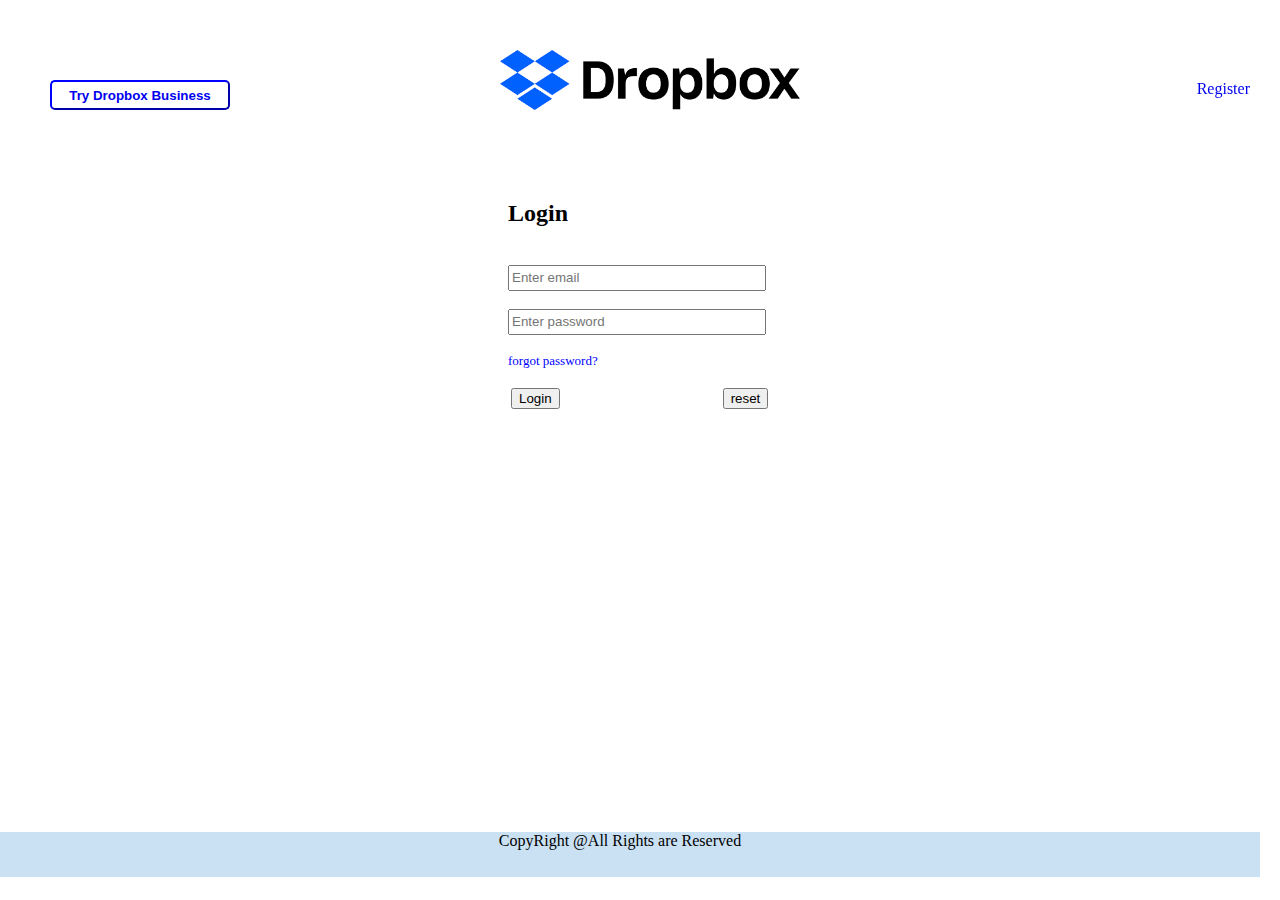
<file: index.html>
<!DOCTYPE html>
<html>

<head>
    <title>Login Page</title>
</head>
<link href="css/main.css" rel="stylesheet">

<script type="text/javascript" src="js/login.js"></script>

<body>
    <header>
        <div class="Try">
            <button>
                <a href="https://www.dropbox.com" style="text-decoration: none;"><b>Try Dropbox Business</b></a>
            </button>
        </div>

        <img src="img/dropbox_logo.png" alt="Dropbox logo" width="300" height="60">

        <div class="DownloadApp">
            <a href="register.html">Register</a>
        </div>
    </header>


    <form class="formm">

        <h2><b>Login</b></h2><br>


        <input id="email" type="email" name="email" placeholder="Enter email" style="width: 250px; height: 20px;"><br>


        <br> <input id="password" type="password" name="password" placeholder="Enter password" style="width: 250px; height: 20px;"><br>

        <p><a href="" style="font-size: small; text-decoration: none; color: blue;">forgot password?</a></p>

        <p id="resp"></p>
        <table>
            <tr>
                <td>
                    <input type="button" onclick="validateLogin()" value="Login">
                </td>

                <td class="reset">
                    <input type="reset" value="reset">
                </td>
            </tr>
        </table>

    </form>

    <footer>
        CopyRight @All Rights are Reserved
    </footer>

</body>

</html>
</file>
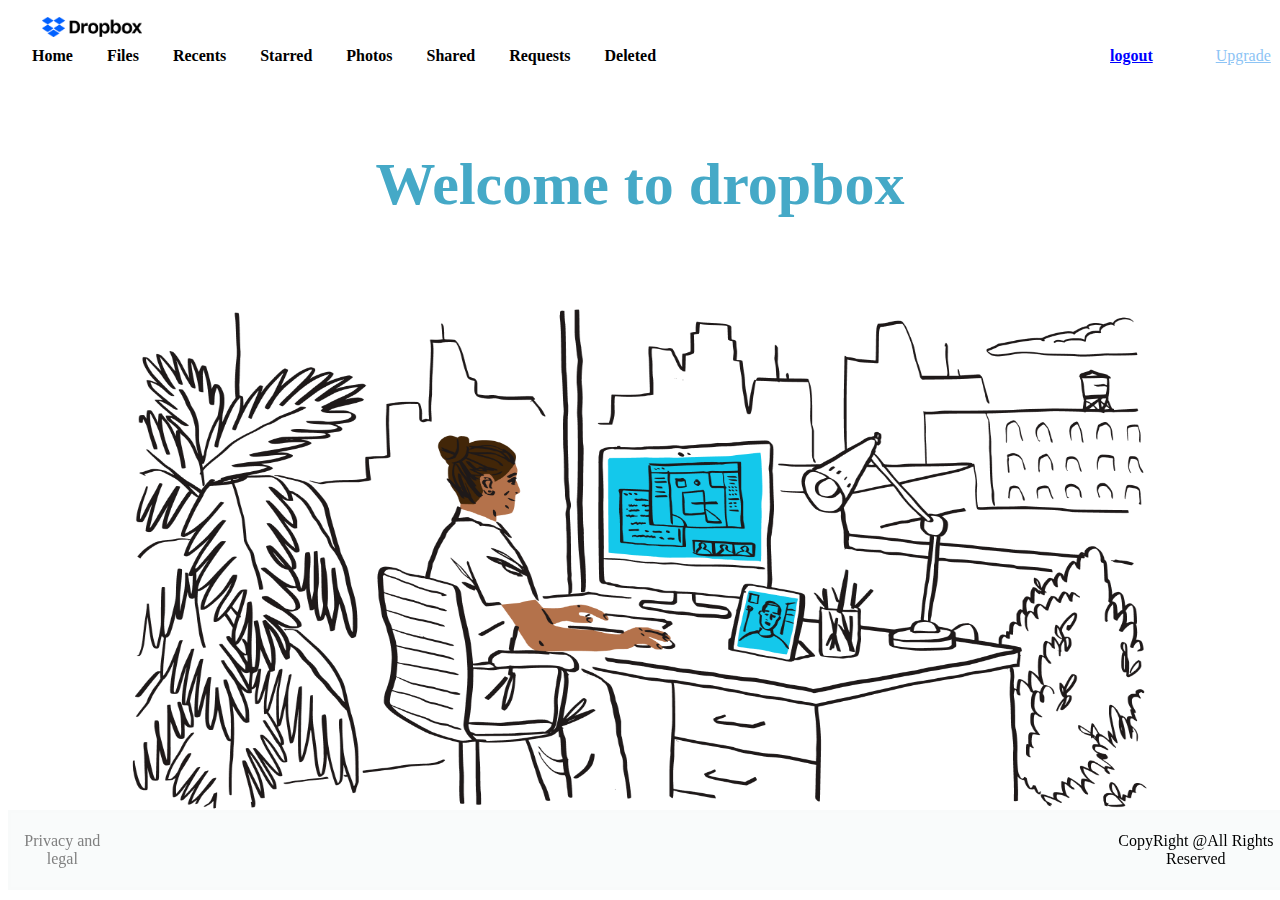
<file: home.html>
<!DOCTYPE html>
<html>
<head>
<title>Dropbox | Homepage</title>
</head>

<link href="css/home.css" rel="stylesheet">
<header>
		<table>
			<tr>
       		 	<td class="dropbox_logo">
        			<img src="img/dropbox_logo.png" alt="Dropbox logo" >
        		</td>
        		
			</tr>
        </table>

        <table>
            <tr class="buttons">
                <td>
                    <div class="Home">
                    <a href="Dropbox_homepage.html" ><b>Home</b></a>
                    </div>
                </td>

                <td class="all_files">
                    <a href=" " style="text-decoration: none;"><b>Files</b></a>
                </td>
                
                <td class="recents">
                    <a href=" "><b>Recents</b></a>
                </td>

                <td class="starred">
                    <a href=" "><b>Starred</b></a>
                </td>

                <td class="photos">
                    <a href=" "><b>Photos</b></a>
                </td>

                <td class="shared">
                    <a href=" "><b>Shared</b></a>
                </td>

                <td class="file_req">
                    <a href=" "><b>Requests</b></a>
                </td>

                <td class="deleted_files">
                    <a href=" "><b>Deleted</b></a>
                </td>

                <td class="logout">
                    <a href="index.html"><b>logout</b></a>
                </td>

                <td class="upgrade_button">
                    <a href="https://www.dropbox.com/install-linux" style="color:rgb(141, 196, 245);">Upgrade</a>
            </td>
            </tr>
		</table>
</header>

<body>
    <table>
        
        <tr>
            <div class="welcome">
                <h1 style="color: rgb(69, 169, 199);">Welcome to dropbox</h1>
            </div>
        </tr>
        

        <tr class="home_img">
            <img src="img/work-from-home-vflSQysff.png" width="1200" height="600" >
        </tr>
    </table>
</body>
	
<footer>
		<table>
			<tr>
				<td class="privacy_link">
					<a href="www.google.com" style="text-decoration: none; color: gray;">Privacy and legal</a>
				</td>

                <td class="copyright">
                    <p>CopyRight @All Rights Reserved</p>
                </td>
			</tr>
		</table>
</footer>

</html>
</file>
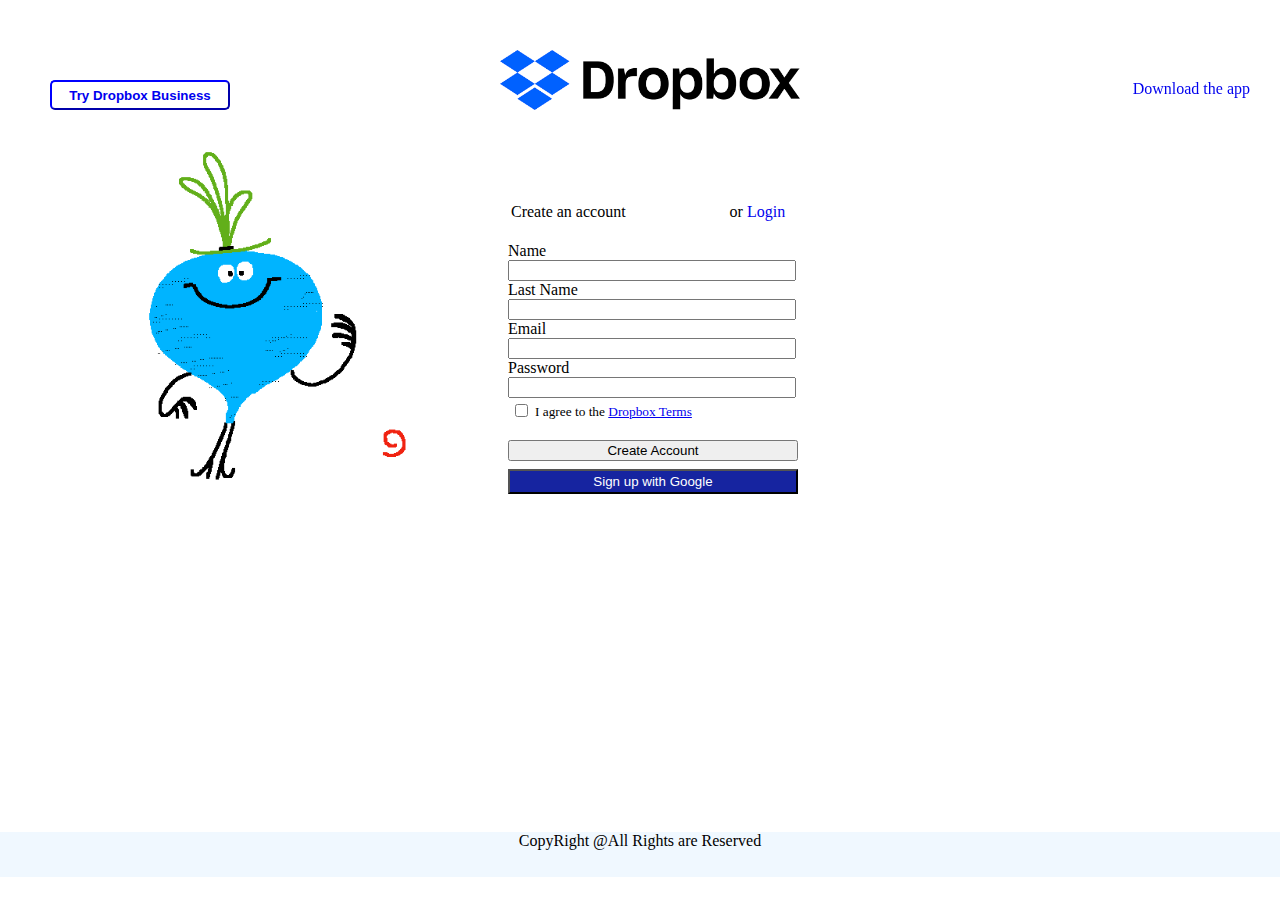
<file: register.html>
<!DOCTYPE html>
<html>

<head>
    <title>Dropbox | Signup</title>
</head>

<link href="css/register.css" rel="stylesheet">

<script type="text/javascript" src="js/register.js"></script>

<header>
    <div class="Try">
        <button>
                <a href="https://www.dropbox.com" style="text-decoration: none;"><b>Try Dropbox Business</b></a>
            </button>
    </div>

    <img src="img/dropbox_logo.png" alt="Dropbox logo" width="300" height="60">

    <div class="DownloadApp">
        <a href="https://www.dropbox.com/install-linux">Download the app</a>
    </div>
</header>

<body class="Center">
    <form>
        <table>
            <div class="Row1">
                <tr>
                    <td>
                        <div class="Create">
                            <label>Create an account</label><br><br>
                        </div>
                    </td>

                    <td>
                        <div class="Or">
                            <label>or</label><br><br>
                        </div>
                    </td>

                    <td>
                        <a href="index.html" style="text-decoration: none;">Login</a><br><br>
                    </td>

                </tr>
            </div>
        </table>

        <table>
            <form>
                <div class="form">
                    <label>Name</label><br>
                    <input id="name" type="text" name="name" style="width: 280px;"><br>

                    <label>Last Name</label><br>
                    <input id="lastName" type="text" name="lastName" style="width: 280px;"><br>

                    <label>Email</label><br>
                    <input id="email" type="email" name="email" style="width: 280px;"><br>

                    <label>Password</label><br>
                    <input id="password" type="password" name="password" style="width: 280px;"><br>


                </div>
            </form>
        </table>

        <table>
            <tr>
                <td>
                    <div class="Rem">
                        <input type="checkbox" id="chk" name="chkbox">
                    </div>
                </td>

                <td>
                    <label style="font-size: smaller;">I agree to the <a href="https://google.com">Dropbox Terms</a></label><br>
                </td>
            </tr>
        </table>

        <table>
            <tr>
                <div class="CreateA">

                    <p id="resp"></p>
                    <input type="button" onclick="validateRegister()" value="Create Account" style="width: 290px;">
                </div>
            </tr>
        </table>
        <table>
            <tr>
                <div class="SignupG">

                    <button>
                        <a href="https://accounts.google.com/o/oauth2/auth/oauthchooseaccount?access_type=offline&client_id=801668726815.apps.googleusercontent.com&include_granted_scopes=true&prompt=consent%20select_account&redirect_uri=https%3A%2F%2Fwww.dropbox.com%2Fgoogle%2Fauthcallback&response_type=code&scope=email%20profile%20https%3A%2F%2Fwww.googleapis.com%2Fauth%2Fcontacts.readonly&state=[base64]&flowName=GeneralOAuthFlow" style="text-decoration: none; color: white;">Sign up with Google</a><br>
                    </button>
                </div>
            </tr>
        </table>
    </form>
</body>

<footer>
    CopyRight @All Rights are Reserved
</footer>

</html>
</file>
<file: css/main.css>
header{
    position: fixed;
    padding: 10px 16px;
    top: 0px;

    width: 100%;
    height: 30%;
}

.Try button{
    position: fixed;
    left: 50px;
    top: 80px;
    background-color: white;
    color: blue;
    border-color: blue;
    border-radius: 5px;
    width: 180px;
    height: 30px;
}

img{
    position: fixed;
    left: 500px;
    top: 50px;
}

.DownloadApp a{
    position: fixed;
    right: 30px;
    top: 80px;

    text-decoration: none;
}

.formm{
    margin-top: 200px;
    margin-left: 500px;
}

.reset {
    padding-left: 160px;
}

footer {
position: fixed;
bottom: 23px;
left: -20px;
background-color: rgb(202, 224, 243);
width: 100%;
height: 5%;

text-align: center;
}
</file>
<file: css/home.css>
header{
	position:absolute;
	width : 98%;
	height: 10%;
	top: 0;
    margin-top: 1%;
    border: solid;
    border-color: white;
    border-width: 0.0003px;
    background-color: white;
	}
	.upgrade_button{
	padding-left: 60px;
	}
	
	.dropbox_logo img{
    margin-left: 30px;
	width: 100px;
	height: 20px;
	}
	
	footer{
	position: fixed;
	width:100%;
	bottom: 10px;

    border: solid;
    border-color: rgba(248, 250, 250, 0.829);
    background-color: rgba(248, 250, 250, 0.829);
	}

    .copyright {
        padding-left: 990px;
    }

    .Home a{
        margin-left: 20px;
        text-decoration: none;
        color: black;

        width: 100px;
        height: 100px;
        background: white;
        transition: height 2s;
    }

    .Home:hover {
    height: 100px;
    
    }

    .all_files a{
        padding-left: 30px;
        text-decoration: none;
        color: black;

        width: 100px;
        height: 100px;
        background: white;
        transition: height 2s;
    }

    .recents a{
        padding-left: 30px;
        text-decoration: none;
        color: black;

        width: 100px;
        height: 100px;
        background: white;
        transition: height 2s;
    }

    .recents :hover{
        height: 100px;
    }

    .starred a{
        padding-left: 30px;
        text-decoration: none;
        color: black;

        width: 100px;
        height: 100px;
        background: white;
        transition: height 2s;
    }

    .shared a{
        padding-left: 30px;
        text-decoration: none;
        color: black;

        width: 100px;
        height: 100px;
        background: white;
        transition: height 2s;
    }

    .photos a{
        padding-left: 30px;
        text-decoration: none;
        color: black;

        width: 100px;
        height: 100px;
        background: white;
        transition: height 2s;
    }

    .file_req a{
        padding-left: 30px;
        text-decoration: none;
        color: black;

        width: 100px;
        height: 100px;
        background: white;
        transition: height 2s;
    }

    .deleted_files a{
        padding-left: 30px;
        text-decoration: none;
        color: black;

        width: 100px;
        height: 100px;
        background: white;
        transition: height 2s;
    }

    .logout a{
        padding-left: 450px;
        color: blue;
    }

    h1{
        font-size: 60px;
    }

    .home_img{
        display: block;
        margin-right: auto;
        margin-left: auto;
        width: 100%;
    }
    .welcome h1 {
 
    position: relative;
    animation-name: example;
    animation-duration: 3s;  
    animation-fill-mode: forwards;
    }

    @keyframes example {
    from {top: 0px;}
    to {top: 50px;}
    }

    

    body{
        margin-top: 150px;
        text-align: center;
    }
</file>
<file: css/register.css>
header{
    position: fixed;
    padding: 10px 16px;
    top: 0px;

    width: 100%;
    height: 30%;
}

.Try button{
    position: fixed;
    left: 50px;
    top: 80px;
    background-color: white;
    color: blue;
    border-color: blue;
    border-radius: 5px;
    width: 180px;
    height: 30px;
}

img{
    position: fixed;
    left: 500px;
    top: 50px;
}

.DownloadApp a{
    position: fixed;
    right: 30px;
    top: 80px;

    text-decoration: none;
}

.Row1 tr{
    position: absolute;
    left: 300px;
    top: 200px;
}

.Center form{
    margin-top: 200px;
    margin-left: 500px;
}

.Or label{
    padding-left: 100px;
}

.SignIn a{
    padding-left: 3px;
}

.Box input{
    width: 280px;
}

.CreateA button{
    margin-top: 8px;
    width: 290px;

    height: 25px;

    background-color: rgb(36, 57, 241);
    
}

.SignupG button{
    margin-top: 8px;
    width: 290px;

    height: 25px;

    background-color: rgb(22, 36, 160);
    
}

body {
    margin-bottom: 100px;
    background-image: url('gUX.gif');
    background-repeat: no-repeat;
    background-position: left;
    background-size: 500px, 500px;
    left: 10px;

}

.gif {
    left: 10px;
}

footer {
    position: fixed;
    bottom: 23px;
    background-color: aliceblue;
    width: 100%;
    height: 5%;
    left: 0%;
    text-align: center;


}
</file>
